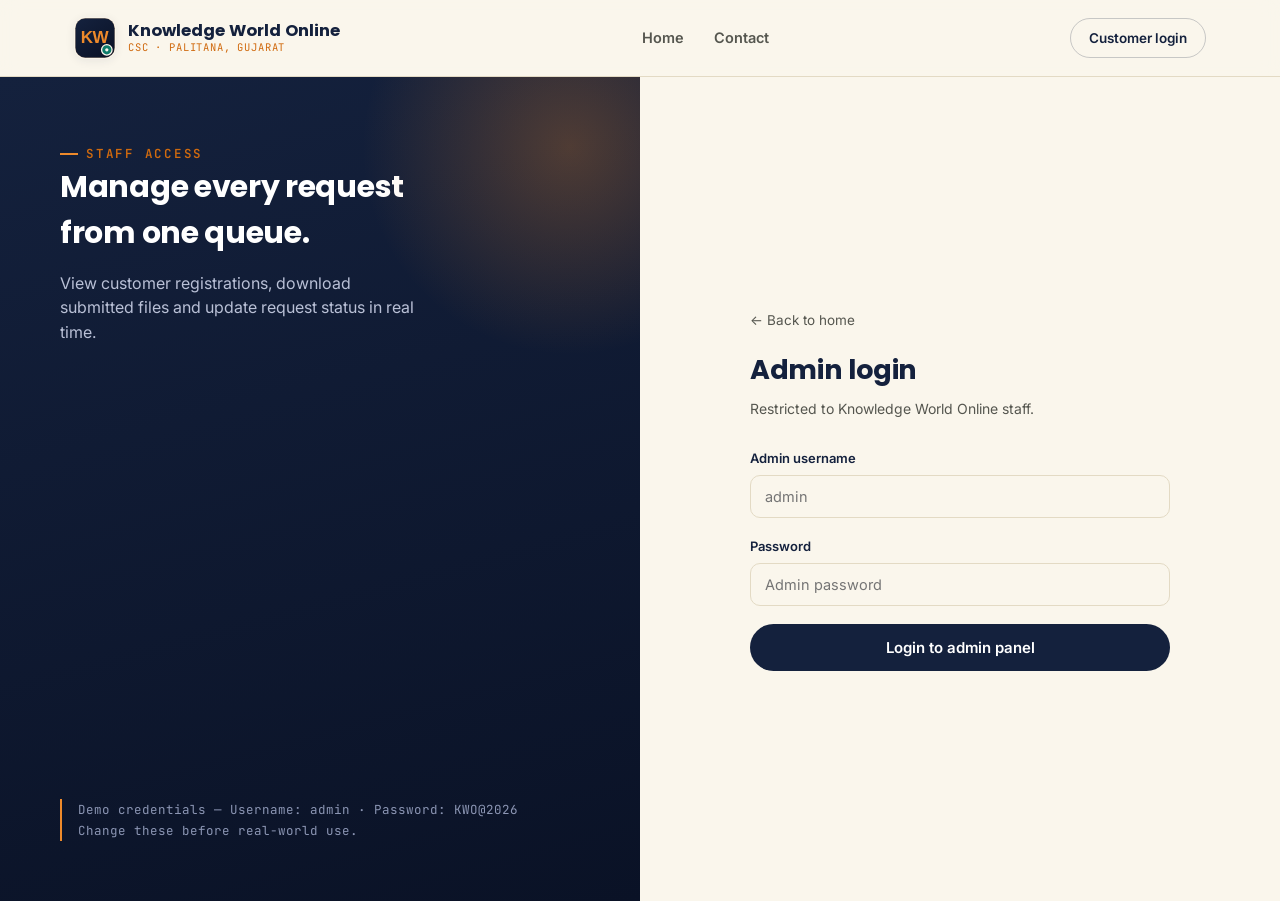
<file: admin-login.html>
<!DOCTYPE html>
<html lang="en">
<head>
<meta charset="UTF-8">
<meta name="viewport" content="width=device-width, initial-scale=1.0">
<title>Admin Login — Knowledge World Online</title>
<link rel="preconnect" href="https://fonts.googleapis.com">
<link href="https://fonts.googleapis.com/css2?family=Poppins:wght@500;600;700;800&family=Inter:wght@400;500;600;700&family=JetBrains+Mono:wght@400;600;700&display=swap" rel="stylesheet">
<link rel="icon" type="image/svg+xml" href="assets/logo.svg">
<link rel="stylesheet" href="css/style.css">
</head>
<body>

<header class="nav">
  <div class="container">
    <a href="index.html" class="brand">
      <img src="assets/logo.svg" alt="Knowledge World Online logo" class="brand-mark">
      <span class="brand-text"><strong>Knowledge World Online</strong><span>CSC · Palitana, Gujarat</span></span>
    </a>
    <nav class="nav-links">
      <a href="index.html">Home</a>
      <a href="index.html#contact">Contact</a>
    </nav>
    <div class="nav-actions">
      <a href="login.html" class="btn btn-ghost btn-sm">Customer login</a>
      <button class="nav-toggle" aria-label="Toggle menu" aria-expanded="false"><span></span></button>
    </div>
  </div>
</header>

<div class="auth-wrap">
  <div class="auth-visual">
    <div>
      <span class="eyebrow">Staff access</span>
      <h2>Manage every request from one queue.</h2>
      <p>View customer registrations, download submitted files and update request status in real time.</p>
    </div>
    <div class="quote">Demo credentials — Username: admin · Password: KWO@2026<br><span style="color:#8C96B4">Change these before real-world use.</span></div>
  </div>

  <div class="auth-form-side">
    <div class="auth-box">
      <a href="index.html" class="top-link">← Back to home</a>
      <h1>Admin login</h1>
      <p class="sub">Restricted to Knowledge World Online staff.</p>

      <form id="adminLoginForm">
        <div class="field">
          <label for="username">Admin username</label>
          <input type="text" id="username" name="username" placeholder="admin" required>
        </div>
        <div class="field">
          <label for="password">Password</label>
          <input type="password" id="password" name="password" placeholder="Admin password" required>
        </div>
        <button type="submit" class="btn btn-navy btn-block">Login to admin panel</button>
        <div class="form-msg" id="adminMsg"></div>
      </form>
    </div>
  </div>
</div>

<script src="js/app.js"></script>
<script src="js/admin.js"></script>
</body>
</html>
</file>
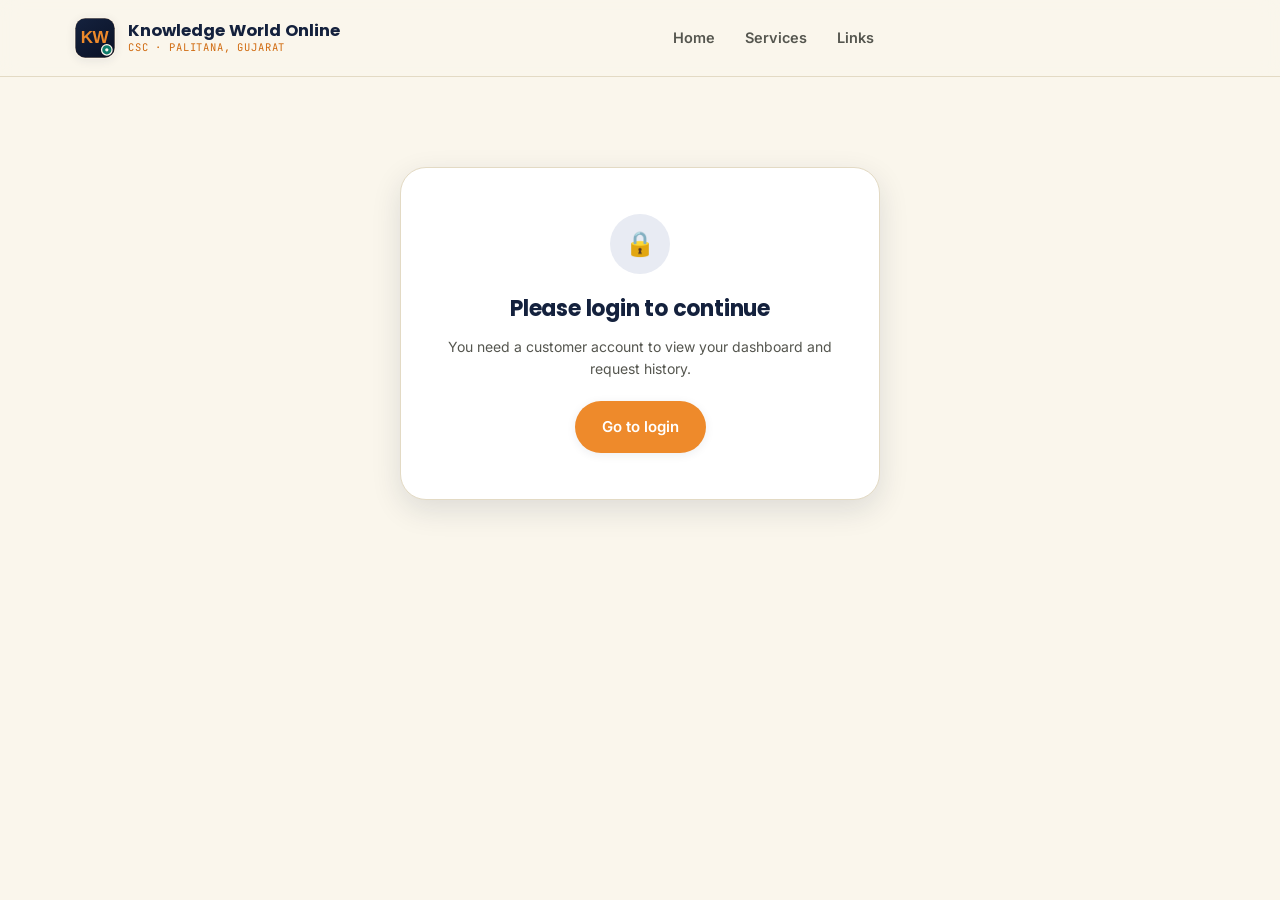
<file: dashboard.html>
<!DOCTYPE html>
<html lang="en">
<head>
<meta charset="UTF-8">
<meta name="viewport" content="width=device-width, initial-scale=1.0">
<title>My Dashboard — Knowledge World Online</title>
<link rel="preconnect" href="https://fonts.googleapis.com">
<link href="https://fonts.googleapis.com/css2?family=Poppins:wght@500;600;700;800&family=Inter:wght@400;500;600;700&family=JetBrains+Mono:wght@400;600;700&display=swap" rel="stylesheet">
<link rel="icon" type="image/svg+xml" href="assets/logo.svg">
<link rel="stylesheet" href="css/style.css">
</head>
<body>

<header class="nav">
  <div class="container">
    <a href="index.html" class="brand">
      <img src="assets/logo.svg" alt="Knowledge World Online logo" class="brand-mark">
      <span class="brand-text"><strong>Knowledge World Online</strong><span>CSC · Palitana, Gujarat</span></span>
    </a>
    <nav class="nav-links">
      <a href="index.html">Home</a>
      <a href="index.html#services">Services</a>
      <a href="index.html#links">Links</a>
    </nav>
    <div class="nav-actions">
      <span data-nav-auth-slot></span>
      <button class="nav-toggle" aria-label="Toggle menu" aria-expanded="false"><span></span></button>
    </div>
  </div>
</header>

<div id="gateWrap">
  <div class="login-gate" style="display:none" id="loginGate">
    <div class="u-icon">🔒</div>
    <h2>Please login to continue</h2>
    <p>You need a customer account to view your dashboard and request history.</p>
    <a href="login.html" class="btn btn-primary">Go to login</a>
  </div>
</div>

<div class="app-shell" id="dashShell" style="display:none">
  <aside class="app-side">
    <div class="side-user">
      <span class="avatar" id="sideAvatar">--</span>
      <div>
        <strong id="sideName">—</strong>
        <span id="sideMobile">—</span>
      </div>
    </div>
    <a href="#" class="side-link active">📄 My requests</a>
    <a href="index.html#print" class="side-link">＋ New print / xerox</a>
    <a href="index.html#services" class="side-link">🗂 Browse services</a>
    <a href="#" class="side-link logout" id="logoutBtn">↩ Logout</a>
  </aside>

  <main class="app-main">
    <div class="app-header">
      <div>
        <h1>Welcome back, <span id="welcomeName">—</span></h1>
        <p>Here's a summary of your service requests and print jobs.</p>
      </div>
      <a href="index.html#print" class="btn btn-primary btn-sm">＋ New print / xerox request</a>
    </div>

    <div class="stat-row">
      <div class="stat-card"><span>Total requests</span><strong id="stTotal">0</strong></div>
      <div class="stat-card accent"><span>Pending</span><strong id="stPending">0</strong></div>
      <div class="stat-card"><span>Ready for pickup</span><strong id="stReady">0</strong></div>
      <div class="stat-card"><span>Collected</span><strong id="stDone">0</strong></div>
    </div>

    <div class="panel">
      <div class="panel-head">
        <h3>My request history</h3>
      </div>
      <div id="reqTableWrap"></div>
    </div>
  </main>
</div>

<script src="js/app.js"></script>
<script src="js/dashboard.js"></script>
</body>
</html>
</file>
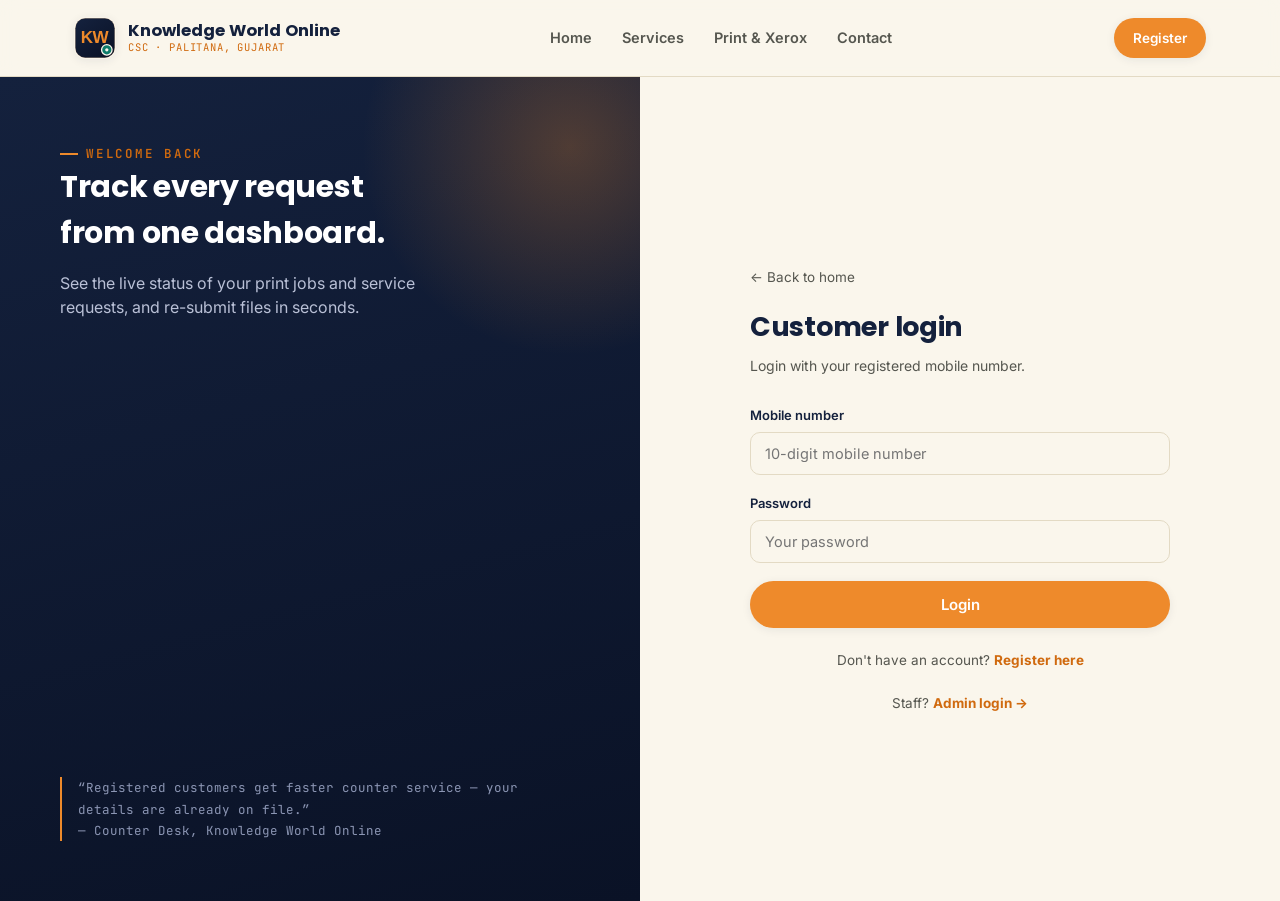
<file: login.html>
<!DOCTYPE html>
<html lang="en">
<head>
<meta charset="UTF-8">
<meta name="viewport" content="width=device-width, initial-scale=1.0">
<title>Customer Login — Knowledge World Online</title>
<link rel="preconnect" href="https://fonts.googleapis.com">
<link href="https://fonts.googleapis.com/css2?family=Poppins:wght@500;600;700;800&family=Inter:wght@400;500;600;700&family=JetBrains+Mono:wght@400;600;700&display=swap" rel="stylesheet">
<link rel="icon" type="image/svg+xml" href="assets/logo.svg">
<link rel="stylesheet" href="css/style.css">
</head>
<body>

<header class="nav">
  <div class="container">
    <a href="index.html" class="brand">
      <img src="assets/logo.svg" alt="Knowledge World Online logo" class="brand-mark">
      <span class="brand-text"><strong>Knowledge World Online</strong><span>CSC · Palitana, Gujarat</span></span>
    </a>
    <nav class="nav-links">
      <a href="index.html">Home</a>
      <a href="index.html#services">Services</a>
      <a href="index.html#print">Print &amp; Xerox</a>
      <a href="index.html#contact">Contact</a>
    </nav>
    <div class="nav-actions">
      <span data-nav-auth-slot></span>
      <a href="register.html" class="btn btn-primary btn-sm">Register</a>
      <button class="nav-toggle" aria-label="Toggle menu" aria-expanded="false"><span></span></button>
    </div>
  </div>
</header>

<div class="auth-wrap">
  <div class="auth-visual">
    <div>
      <span class="eyebrow">Welcome back</span>
      <h2>Track every request from one dashboard.</h2>
      <p>See the live status of your print jobs and service requests, and re-submit files in seconds.</p>
    </div>
    <div class="quote">“Registered customers get faster counter service — your details are already on file.”<br>— Counter Desk, Knowledge World Online</div>
  </div>

  <div class="auth-form-side">
    <div class="auth-box">
      <a href="index.html" class="top-link">← Back to home</a>
      <h1>Customer login</h1>
      <p class="sub">Login with your registered mobile number.</p>

      <form id="loginForm">
        <div class="field">
          <label for="mobile">Mobile number</label>
          <input type="tel" id="mobile" name="mobile" placeholder="10-digit mobile number" maxlength="10" required>
        </div>
        <div class="field">
          <label for="password">Password</label>
          <input type="password" id="password" name="password" placeholder="Your password" required>
        </div>
        <button type="submit" class="btn btn-primary btn-block">Login</button>
        <div class="form-msg" id="loginMsg"></div>
      </form>

      <div class="auth-switch">Don't have an account? <a href="register.html">Register here</a></div>
      <div class="auth-switch">Staff? <a href="admin-login.html">Admin login →</a></div>
    </div>
  </div>
</div>

<script src="js/app.js"></script>
<script src="js/auth.js"></script>
</body>
</html>
</file>
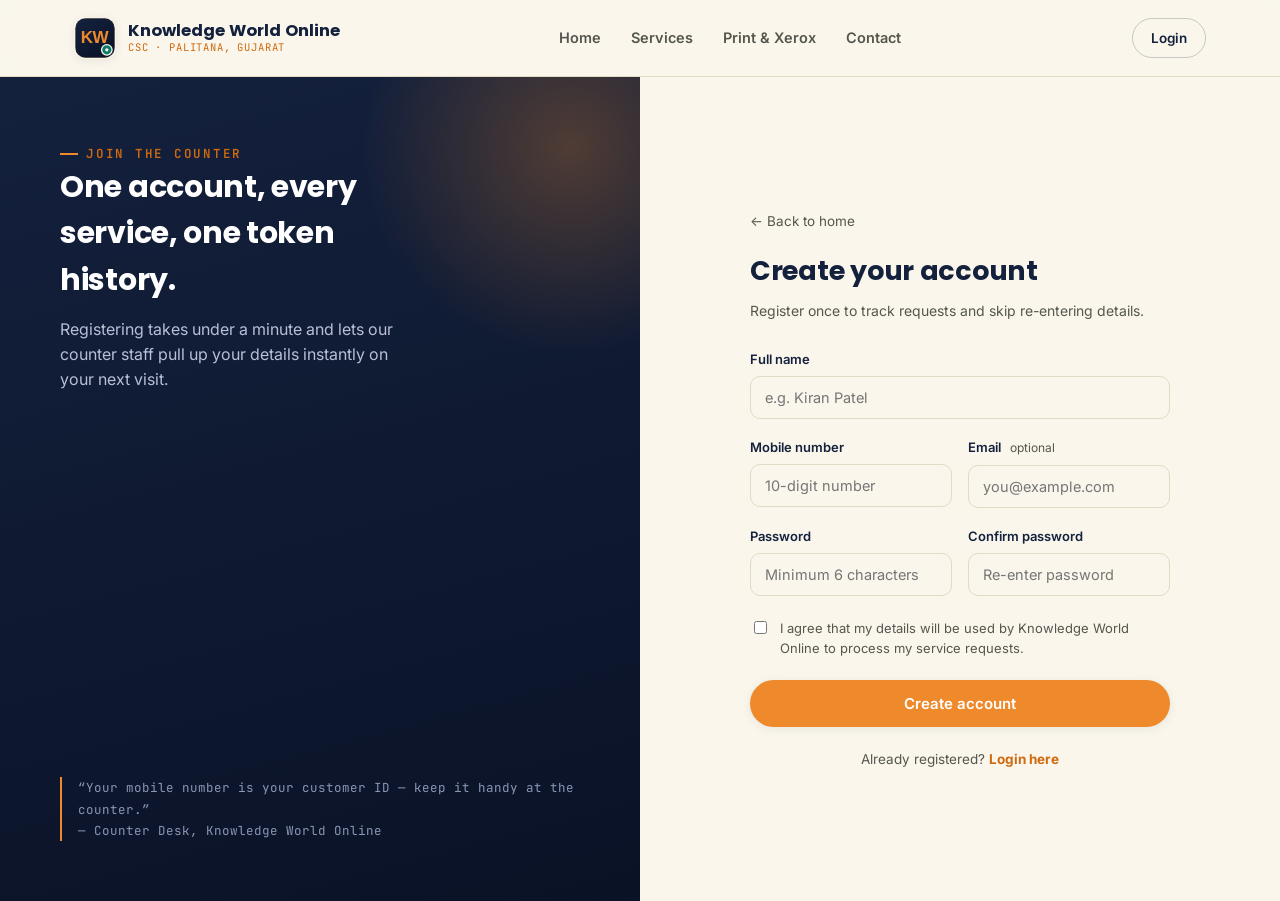
<file: register.html>
<!DOCTYPE html>
<html lang="en">
<head>
<meta charset="UTF-8">
<meta name="viewport" content="width=device-width, initial-scale=1.0">
<title>Create Account — Knowledge World Online</title>
<link rel="preconnect" href="https://fonts.googleapis.com">
<link href="https://fonts.googleapis.com/css2?family=Poppins:wght@500;600;700;800&family=Inter:wght@400;500;600;700&family=JetBrains+Mono:wght@400;600;700&display=swap" rel="stylesheet">
<link rel="icon" type="image/svg+xml" href="assets/logo.svg">
<link rel="stylesheet" href="css/style.css">
</head>
<body>

<header class="nav">
  <div class="container">
    <a href="index.html" class="brand">
      <img src="assets/logo.svg" alt="Knowledge World Online logo" class="brand-mark">
      <span class="brand-text"><strong>Knowledge World Online</strong><span>CSC · Palitana, Gujarat</span></span>
    </a>
    <nav class="nav-links">
      <a href="index.html">Home</a>
      <a href="index.html#services">Services</a>
      <a href="index.html#print">Print &amp; Xerox</a>
      <a href="index.html#contact">Contact</a>
    </nav>
    <div class="nav-actions">
      <span data-nav-auth-slot></span>
      <a href="login.html" class="btn btn-ghost btn-sm">Login</a>
      <button class="nav-toggle" aria-label="Toggle menu" aria-expanded="false"><span></span></button>
    </div>
  </div>
</header>

<div class="auth-wrap">
  <div class="auth-visual">
    <div>
      <span class="eyebrow">Join the counter</span>
      <h2>One account, every service, one token history.</h2>
      <p>Registering takes under a minute and lets our counter staff pull up your details instantly on your next visit.</p>
    </div>
    <div class="quote">“Your mobile number is your customer ID — keep it handy at the counter.”<br>— Counter Desk, Knowledge World Online</div>
  </div>

  <div class="auth-form-side">
    <div class="auth-box">
      <a href="index.html" class="top-link">← Back to home</a>
      <h1>Create your account</h1>
      <p class="sub">Register once to track requests and skip re-entering details.</p>

      <form id="registerForm">
        <div class="field">
          <label for="name">Full name</label>
          <input type="text" id="name" name="name" placeholder="e.g. Kiran Patel" required>
        </div>
        <div class="field-row">
          <div class="field">
            <label for="mobile">Mobile number</label>
            <input type="tel" id="mobile" name="mobile" placeholder="10-digit number" maxlength="10" required>
          </div>
          <div class="field">
            <label for="email">Email <span class="hint">optional</span></label>
            <input type="email" id="email" name="email" placeholder="you@example.com">
          </div>
        </div>
        <div class="field-row">
          <div class="field">
            <label for="password">Password</label>
            <input type="password" id="password" name="password" placeholder="Minimum 6 characters" required>
          </div>
          <div class="field">
            <label for="confirm">Confirm password</label>
            <input type="password" id="confirm" name="confirm" placeholder="Re-enter password" required>
          </div>
        </div>
        <label class="checkbox-row">
          <input type="checkbox" required>
          <span>I agree that my details will be used by Knowledge World Online to process my service requests.</span>
        </label>
        <button type="submit" class="btn btn-primary btn-block">Create account</button>
        <div class="form-msg" id="registerMsg"></div>
      </form>

      <div class="auth-switch">Already registered? <a href="login.html">Login here</a></div>
    </div>
  </div>
</div>

<script src="js/app.js"></script>
<script src="js/auth.js"></script>
</body>
</html>
</file>
<file: css/style.css>
/* =========================================================
   KNOWLEDGE WORLD ONLINE — Digital Seva Kendra
   Design tokens
   ========================================================= */
:root{
  --bg:            #FAF6EC;
  --bg-alt:        #F1E9D8;
  --panel:         #FFFFFF;
  --ink:           #1B1B22;
  --ink-soft:      #55564F;
  --line:          #E3DAC4;

  --navy:          #14213D;
  --navy-deep:     #0A1226;
  --navy-tint:     #E8EBF3;

  --saffron:       #EE8A2B;
  --saffron-deep:  #D06A0F;
  --saffron-tint:  #FCE6CB;

  --teal:          #0E7C6B;
  --teal-deep:     #0A5C4F;
  --teal-tint:     #DCEFEA;

  --gold:          #C79A3E;

  --danger:        #B8442E;
  --danger-tint:   #F6DFD8;

  --font-display: 'Poppins', 'Noto Sans Gujarati', sans-serif;
  --font-body:    'Inter', 'Noto Sans Gujarati', sans-serif;
  --font-mono:    'JetBrains Mono', monospace;

  --radius-s: 8px;
  --radius-m: 14px;
  --radius-l: 26px;

  --shadow-s: 0 2px 10px rgba(20,33,61,0.08);
  --shadow-m: 0 10px 30px rgba(20,33,61,0.12);
  --shadow-l: 0 24px 60px rgba(20,33,61,0.18);

  --container: 1180px;
}

@media (prefers-reduced-motion: reduce){
  *{ animation-duration: 0.001ms !important; animation-iteration-count: 1 !important; transition-duration: 0.001ms !important; scroll-behavior: auto !important; }
}

*,*::before,*::after{ box-sizing: border-box; }
html{ scroll-behavior: smooth; }
body{
  margin:0;
  font-family: var(--font-body);
  background: var(--bg);
  color: var(--ink);
  line-height: 1.55;
  -webkit-font-smoothing: antialiased;
}
img{ max-width:100%; display:block; }
a{ color:inherit; text-decoration:none; }
ul{ list-style:none; margin:0; padding:0; }
h1,h2,h3,h4{ font-family: var(--font-display); margin:0; color: var(--navy); letter-spacing:-0.01em; }
p{ margin:0; }
button{ font-family: var(--font-body); cursor:pointer; }
input,select,textarea{ font-family: var(--font-body); }

::selection{ background: var(--saffron); color:#fff; }

:focus-visible{
  outline: 3px solid var(--saffron);
  outline-offset: 2px;
  border-radius: 4px;
}

.container{
  max-width: var(--container);
  margin: 0 auto;
  padding: 0 24px;
}

.eyebrow{
  display:inline-flex; align-items:center; gap:8px;
  font-family: var(--font-mono);
  font-size: 12.5px;
  letter-spacing: 0.14em;
  text-transform: uppercase;
  color: var(--saffron-deep);
  font-weight: 600;
}
.eyebrow::before{
  content:"";
  width: 18px; height: 2px;
  background: var(--saffron);
  display:inline-block;
}

.section{ padding: 88px 0; }
.section-tight{ padding: 56px 0; }
.section-head{ max-width: 640px; margin-bottom: 46px; }
.section-head h2{ font-size: clamp(28px, 3.4vw, 40px); margin-top:10px; }
.section-head p{ color: var(--ink-soft); margin-top:14px; font-size: 16.5px; }
.section-alt{ background: var(--bg-alt); }
.section-navy{ background: var(--navy); color: #EDEFF6; }
.section-navy .eyebrow{ color: var(--saffron); }
.section-navy h2{ color:#fff; }
.section-navy p{ color: #B9C0D6; }

/* Buttons */
.btn{
  display:inline-flex; align-items:center; justify-content:center; gap:8px;
  padding: 13px 26px;
  border-radius: 999px;
  font-weight: 600;
  font-size: 15px;
  border: 1.5px solid transparent;
  transition: transform .18s ease, box-shadow .18s ease, background .18s ease, color .18s ease, border-color .18s ease;
  white-space: nowrap;
}
.btn-primary{ background: var(--saffron); color:#fff; box-shadow: var(--shadow-s); }
.btn-primary:hover{ background: var(--saffron-deep); transform: translateY(-2px); box-shadow: var(--shadow-m); }
.btn-navy{ background: var(--navy); color:#fff; }
.btn-navy:hover{ background: var(--navy-deep); transform: translateY(-2px); box-shadow: var(--shadow-m); }
.btn-ghost{ background: transparent; border-color: rgba(20,33,61,0.22); color: var(--navy); }
.btn-ghost:hover{ border-color: var(--navy); background: rgba(20,33,61,0.05); }
.btn-ghost-light{ background: transparent; border-color: rgba(255,255,255,0.35); color:#fff; }
.btn-ghost-light:hover{ border-color:#fff; background: rgba(255,255,255,0.08); }
.btn-block{ width:100%; }
.btn-sm{ padding: 9px 18px; font-size: 13.5px; }
.btn[disabled]{ opacity:.55; cursor:not-allowed; transform:none !important; }

/* =========================================================
   NAVBAR
   ========================================================= */
.nav{
  position: sticky; top:0; z-index: 100;
  background: rgba(250,246,236,0.86);
  backdrop-filter: blur(10px);
  border-bottom: 1px solid var(--line);
}
.nav .container{ display:flex; align-items:center; justify-content:space-between; height: 76px; gap: 20px; }
.brand{ display:flex; align-items:center; gap:12px; }
.brand-mark{
  width: 42px; height:42px; border-radius: 12px;
  flex: none; display:block; object-fit:contain;
  box-shadow: var(--shadow-s);
}
.brand-text{ display:flex; flex-direction:column; line-height:1.15; }
.brand-text strong{ font-family: var(--font-display); font-size: 16.5px; color: var(--navy); font-weight:700; }
.brand-text span{ font-family: var(--font-mono); font-size: 10.5px; letter-spacing:.08em; text-transform:uppercase; color: var(--saffron-deep); }

.nav-links{ display:flex; align-items:center; gap: 30px; }
.nav-links a{ font-size: 14.5px; font-weight:600; color: var(--ink-soft); position:relative; padding: 6px 0; }
.nav-links a:hover{ color: var(--navy); }
.nav-links a.active{ color: var(--navy); }
.nav-links a.active::after{ content:""; position:absolute; left:0; right:0; bottom:-4px; height:2px; background: var(--saffron); border-radius:2px; }

.nav-actions{ display:flex; align-items:center; gap:12px; }
.nav-toggle{ display:none; }

.nav-user-chip{
  display:flex; align-items:center; gap:8px;
  padding: 7px 14px 7px 7px;
  border-radius: 999px;
  background: var(--navy-tint);
  font-size: 13.5px; font-weight:600; color: var(--navy);
}
.nav-user-chip .avatar{
  width:26px; height:26px; border-radius:50%;
  background: var(--saffron); color:#fff;
  display:flex; align-items:center; justify-content:center;
  font-size: 11.5px; font-weight:700; font-family: var(--font-display);
}

/* =========================================================
   HERO + SIGNATURE TOKEN-SLIP ANIMATION
   ========================================================= */
.hero{
  position:relative;
  padding: 76px 0 60px;
  overflow:hidden;
  background:
    radial-gradient(680px 420px at 82% -10%, var(--saffron-tint) 0%, transparent 62%),
    radial-gradient(520px 360px at -8% 110%, var(--teal-tint) 0%, transparent 60%);
}
.hero .container{
  display:grid; grid-template-columns: 1.05fr 0.95fr; gap: 56px; align-items:center;
}
.hero-copy h1{
  font-size: clamp(32px, 4.6vw, 54px);
  line-height: 1.08;
  margin-top: 16px;
}
.hero-copy h1 em{
  font-style:normal; color: var(--saffron-deep);
  position:relative;
}
.hero-copy p.lead{
  margin-top: 20px; font-size: 17.5px; color: var(--ink-soft); max-width: 480px;
}
.hero-actions{ display:flex; gap:14px; margin-top: 30px; flex-wrap:wrap; }

.hero-stats{ display:flex; gap: 30px; margin-top: 44px; flex-wrap: wrap; }
.hero-stat strong{ display:block; font-family: var(--font-display); font-size: 26px; color: var(--navy); }
.hero-stat span{ font-size: 12.5px; color: var(--ink-soft); text-transform:uppercase; letter-spacing:.06em; }

/* Token machine visual */
.token-machine{
  position:relative;
  background: var(--navy);
  border-radius: var(--radius-l);
  padding: 26px 26px 0;
  box-shadow: var(--shadow-l);
  height: 420px;
  overflow:hidden;
}
.token-machine::before{
  content:"KNOWLEDGE WORLD ONLINE • TOKEN COUNTER";
  position:absolute; top:22px; left:26px; right:26px;
  font-family: var(--font-mono); font-size: 10.5px; letter-spacing:.12em;
  color: rgba(255,255,255,0.45); text-transform:uppercase;
}
.token-screen{
  margin-top: 44px;
  background: var(--navy-deep);
  border-radius: 14px;
  padding: 18px 20px;
  display:flex; justify-content:space-between; align-items:center;
  border: 1px solid rgba(255,255,255,0.08);
}
.token-screen .label{ font-family: var(--font-mono); font-size:11px; color:#8C96B4; text-transform:uppercase; letter-spacing:.1em; }
.token-screen .value{ font-family: var(--font-mono); font-size: 30px; color: var(--saffron); font-weight:700; }
.token-screen .now-serving{ text-align:right; }

.token-slot{
  position:absolute; left:26px; right:26px; bottom:0;
  height: 210px;
  display:flex; justify-content:center;
}
.token-slip{
  position:absolute;
  bottom: -150px;
  width: 78%;
  background:#fff;
  border-radius: 6px 6px 0 0;
  padding: 16px 18px 22px;
  box-shadow: 0 -6px 24px rgba(0,0,0,0.25);
  font-family: var(--font-mono);
  animation: printSlip 4.5s cubic-bezier(.2,.8,.25,1) infinite;
}
.token-slip::after{
  content:"";
  position:absolute; left:0; right:0; bottom:-1px; height:8px;
  background: repeating-linear-gradient(90deg, #fff 0 8px, transparent 8px 14px);
}
.token-slip .t-head{ font-size:10px; letter-spacing:.1em; color:#8a8a8a; text-transform:uppercase; }
.token-slip .t-num{ font-size: 22px; font-weight:700; color: var(--navy); margin-top:4px; }
.token-slip .t-service{ font-size: 12px; color:#444; margin-top:6px; }
.token-slip .t-dash{ border-top: 1px dashed #cfcfcf; margin: 10px 0; }
.token-slip .t-foot{ font-size: 9.5px; color:#999; }

@keyframes printSlip{
  0%   { bottom: -150px; }
  22%  { bottom: 30px; }
  70%  { bottom: 30px; }
  100% { bottom: -150px; }
}

.token-machine .slit{
  position:absolute; left:26px; right:26px; height:10px;
  background: linear-gradient(180deg, #000, var(--navy));
  border-radius: 4px;
  bottom: 210px;
  box-shadow: 0 3px 10px rgba(0,0,0,0.35);
}

/* =========================================================
   MARQUEE STRIP
   ========================================================= */
.marquee{
  background: var(--navy);
  overflow:hidden;
  padding: 13px 0;
  border-top: 1px solid rgba(255,255,255,0.08);
  border-bottom: 1px solid rgba(255,255,255,0.08);
}
.marquee-track{
  display:flex; gap: 48px; white-space:nowrap;
  animation: scrollMarquee 26s linear infinite;
  width: max-content;
}
.marquee-track span{
  font-family: var(--font-mono); font-size: 12.5px; letter-spacing:.08em;
  color: #C7CCDF; text-transform:uppercase;
}
.marquee-track span b{ color: var(--saffron); }
@keyframes scrollMarquee{ from{ transform: translateX(0);} to{ transform: translateX(-50%);} }

/* =========================================================
   QUICK PRINT WIDGET
   ========================================================= */
.quick-print{
  display:grid; grid-template-columns: 0.9fr 1.1fr;
  background: var(--panel);
  border-radius: var(--radius-l);
  box-shadow: var(--shadow-m);
  overflow:hidden;
  border: 1px solid var(--line);
}
.quick-print-side{
  background: linear-gradient(160deg, var(--teal-deep), var(--teal));
  color:#fff;
  padding: 44px 40px;
  display:flex; flex-direction:column; justify-content:center; gap:16px;
}
.quick-print-side .eyebrow{ color: #C9F2E7; }
.quick-print-side .eyebrow::before{ background:#C9F2E7; }
.quick-print-side h3{ color:#fff; font-size: 26px; }
.quick-print-side p{ color: #D6F1EA; font-size: 14.5px; }
.quick-print-side ul{ margin-top: 8px; display:flex; flex-direction:column; gap:10px; }
.quick-print-side li{ font-size: 13.5px; display:flex; gap:10px; align-items:flex-start; color:#E6F6F1; }
.quick-print-side li::before{ content:"✓"; color: var(--saffron); font-weight:700; }

.quick-print-form{ padding: 40px; }
.field{ margin-bottom: 18px; }
.field label{ display:block; font-size: 13px; font-weight:600; color: var(--navy); margin-bottom: 7px; }
.field .hint{ font-size:12px; color: var(--ink-soft); font-weight:400; margin-left:6px; }
.field input[type=text],
.field input[type=tel],
.field input[type=email],
.field input[type=password],
.field select,
.field textarea{
  width:100%; padding: 12px 14px; border-radius: 10px;
  border: 1.5px solid var(--line); background: var(--bg);
  font-size: 14.5px; color: var(--ink);
  transition: border-color .15s ease, box-shadow .15s ease;
}
.field input:focus, .field select:focus, .field textarea:focus{
  border-color: var(--saffron); box-shadow: 0 0 0 4px var(--saffron-tint); outline:none;
}
.field-row{ display:grid; grid-template-columns: 1fr 1fr; gap: 16px; }

.upload-drop{
  border: 2px dashed var(--line);
  border-radius: 14px;
  padding: 22px;
  text-align:center;
  background: var(--bg);
  cursor:pointer;
  transition: border-color .15s ease, background .15s ease;
  position:relative;
}
.upload-drop:hover, .upload-drop.dragover{ border-color: var(--saffron); background: var(--saffron-tint); }
.upload-drop input[type=file]{ position:absolute; inset:0; opacity:0; cursor:pointer; }
.upload-drop .u-icon{
  width:44px; height:44px; border-radius:50%; margin:0 auto 10px;
  background: var(--navy-tint); color: var(--navy);
  display:flex; align-items:center; justify-content:center; font-size:18px; font-weight:700;
}
.upload-drop strong{ display:block; font-size: 14px; color: var(--navy); }
.upload-drop span{ font-size: 12px; color: var(--ink-soft); }
.upload-filelist{ margin-top: 12px; display:flex; flex-direction:column; gap:8px; }
.upload-file-chip{
  display:flex; align-items:center; justify-content:space-between; gap:10px;
  background: var(--navy-tint); border-radius: 8px; padding: 8px 12px; font-size: 12.5px; color: var(--navy);
}
.upload-file-chip button{ background:none; border:none; color: var(--danger); font-weight:700; font-size:13px; }

.form-msg{ font-size:13.5px; margin-top:10px; padding:10px 14px; border-radius:10px; display:none; }
.form-msg.show{ display:block; }
.form-msg.ok{ background: var(--teal-tint); color: var(--teal-deep); }
.form-msg.err{ background: var(--danger-tint); color: var(--danger); }

/* =========================================================
   SERVICES GRID
   ========================================================= */
.services-toolbar{ display:flex; flex-wrap:wrap; gap:10px; margin-bottom: 34px; }
.chip-filter{
  padding: 8px 16px; border-radius: 999px; font-size:13px; font-weight:600;
  border: 1.5px solid var(--line); background: var(--panel); color: var(--ink-soft);
  transition: all .15s ease;
}
.chip-filter:hover{ border-color: var(--navy); color: var(--navy); }
.chip-filter.active{ background: var(--navy); color:#fff; border-color: var(--navy); }

.services-grid{
  display:grid; grid-template-columns: repeat(4, 1fr); gap: 20px;
}
.service-card{
  background: var(--panel); border: 1px solid var(--line); border-radius: var(--radius-m);
  padding: 24px; transition: transform .2s ease, box-shadow .2s ease, border-color .2s ease;
  display:flex; flex-direction:column; gap:14px;
  opacity:0; transform: translateY(16px);
}
.service-card.in{ opacity:1; transform:none; transition: opacity .5s ease, transform .5s ease; }
.service-card:hover{ transform: translateY(-6px); box-shadow: var(--shadow-m); border-color: transparent; }
.service-token{
  width:46px; height:46px; border-radius: 12px;
  display:flex; align-items:center; justify-content:center;
  font-family: var(--font-display); font-weight:700; font-size:15px; color:#fff;
}
.service-card h4{ font-size: 16px; }
.service-card p{ font-size: 13px; color: var(--ink-soft); }
.service-card .s-meta{
  margin-top:auto; display:flex; justify-content:space-between; align-items:center;
  font-family: var(--font-mono); font-size: 11px; color: var(--ink-soft);
  padding-top: 12px; border-top: 1px dashed var(--line);
}
.service-card .s-cat{ text-transform:uppercase; letter-spacing:.05em; }

/* =========================================================
   PROCESS STEPS
   ========================================================= */
.steps{ display:grid; grid-template-columns: repeat(4,1fr); gap: 24px; counter-reset: step; }
.step{ position:relative; padding-top: 8px; }
.step .num{
  font-family: var(--font-mono); font-size: 13px; color: var(--saffron);
  display:flex; align-items:center; gap:10px; margin-bottom:14px;
}
.step .num::before{ content: counter(step); counter-increment: step; }
.step h4{ color:#fff; font-size:17px; margin-bottom:8px; }
.step p{ color:#B9C0D6; font-size: 13.5px; }
.step-line{ position:absolute; top:12px; left:44px; right:-24px; height:1px; background: rgba(255,255,255,0.15); }
.step:last-child .step-line{ display:none; }

/* =========================================================
   TRUST / ABOUT SPLIT
   ========================================================= */
.split{ display:grid; grid-template-columns: 1fr 1fr; gap: 60px; align-items:center; }
.trust-card{
  background: var(--panel); border:1px solid var(--line); border-radius: var(--radius-m);
  padding: 22px; box-shadow: var(--shadow-s);
}
.trust-card strong{ display:block; font-family: var(--font-display); font-size: 24px; color: var(--saffron-deep); }
.trust-card span{ font-size: 12.5px; color: var(--ink-soft); }
.trust-grid{ display:grid; grid-template-columns: 1fr 1fr; gap: 16px; }

/* =========================================================
   FOOTER
   ========================================================= */
.footer{ background: var(--navy-deep); color: #AEB5CC; padding: 60px 0 24px; }
.footer-grid{ display:grid; grid-template-columns: 1.4fr 1fr 1fr 1fr; gap: 40px; }
.footer h5{ color:#fff; font-size: 14px; margin-bottom: 16px; }
.footer ul{ display:flex; flex-direction:column; gap:10px; }
.footer a{ font-size: 13.5px; color:#AEB5CC; }
.footer a:hover{ color:#fff; }
.footer-bottom{
  margin-top: 44px; padding-top: 22px; border-top: 1px solid rgba(255,255,255,0.08);
  display:flex; justify-content:space-between; font-size: 12.5px; flex-wrap:wrap; gap:10px;
}

/* =========================================================
   AUTH PAGES
   ========================================================= */
.auth-wrap{
  min-height: calc(100vh - 76px);
  display:grid; grid-template-columns: 1fr 1fr;
}
.auth-visual{
  background: linear-gradient(165deg, var(--navy), var(--navy-deep));
  color:#fff; padding: 60px; display:flex; flex-direction:column; justify-content:space-between;
  position:relative; overflow:hidden;
}
.auth-visual::before{
  content:""; position:absolute; width:420px; height:420px; border-radius:50%;
  background: radial-gradient(circle, rgba(238,138,43,0.28), transparent 70%);
  top:-140px; right:-140px;
}
.auth-visual h2{ color:#fff; font-size: 30px; max-width: 380px; }
.auth-visual p{ color:#B9C0D6; margin-top:14px; max-width: 360px; }
.auth-visual .quote{
  font-family: var(--font-mono); font-size: 12.5px; color:#8C96B4; line-height:1.7;
  border-left: 2px solid var(--saffron); padding-left:16px;
}
.auth-form-side{ display:flex; align-items:center; justify-content:center; padding: 40px; }
.auth-box{ width:100%; max-width: 420px; }
.auth-box .top-link{ font-size:13.5px; color: var(--ink-soft); margin-bottom:18px; display:inline-flex; gap:6px; }
.auth-box h1{ font-size: 27px; }
.auth-box .sub{ color: var(--ink-soft); margin-top:8px; font-size:14px; margin-bottom: 28px; }
.auth-switch{ text-align:center; margin-top:22px; font-size:13.5px; color: var(--ink-soft); }
.auth-switch a{ color: var(--saffron-deep); font-weight:700; }
.checkbox-row{ display:flex; align-items:flex-start; gap:10px; font-size:13px; color: var(--ink-soft); margin: 4px 0 22px; }
.checkbox-row input{ margin-top:3px; }

/* =========================================================
   DASHBOARD (customer + admin shared shell)
   ========================================================= */
.app-shell{ display:grid; grid-template-columns: 250px 1fr; min-height: calc(100vh - 76px); }
.app-side{
  background: var(--navy); color:#fff; padding: 28px 18px;
  display:flex; flex-direction:column; gap:6px;
}
.app-side .side-user{
  display:flex; align-items:center; gap:10px; padding: 10px 10px 20px;
  border-bottom: 1px solid rgba(255,255,255,0.1); margin-bottom: 14px;
}
.app-side .side-user .avatar{
  width:38px; height:38px; border-radius:50%; background: var(--saffron);
  display:flex; align-items:center; justify-content:center; font-weight:700; font-family: var(--font-display);
}
.app-side .side-user strong{ display:block; font-size:13.5px; }
.app-side .side-user span{ display:block; font-size:11.5px; color:#9AA3BE; }
.side-link{
  display:flex; align-items:center; gap:10px; padding: 11px 14px; border-radius: 10px;
  font-size: 13.5px; font-weight:600; color:#C7CCDF;
}
.side-link:hover{ background: rgba(255,255,255,0.06); color:#fff; }
.side-link.active{ background: var(--saffron); color:#fff; }
.side-link.logout{ margin-top:auto; color:#F0B3A5; }

.app-main{ padding: 34px; background: var(--bg-alt); }
.app-header{ display:flex; justify-content:space-between; align-items:flex-start; margin-bottom: 26px; flex-wrap:wrap; gap:14px;}
.app-header h1{ font-size: 24px; }
.app-header p{ color: var(--ink-soft); font-size: 13.5px; margin-top:4px; }

.stat-row{ display:grid; grid-template-columns: repeat(4,1fr); gap: 16px; margin-bottom: 26px; }
.stat-card{ background: var(--panel); border:1px solid var(--line); border-radius: var(--radius-m); padding: 18px 20px; }
.stat-card span{ font-size:12px; color: var(--ink-soft); text-transform:uppercase; letter-spacing:.05em; }
.stat-card strong{ display:block; font-family: var(--font-display); font-size: 26px; margin-top:6px; color: var(--navy); }
.stat-card.accent strong{ color: var(--saffron-deep); }

.panel{ background: var(--panel); border:1px solid var(--line); border-radius: var(--radius-m); padding: 24px; }
.panel + .panel{ margin-top: 20px; }
.panel-head{ display:flex; justify-content:space-between; align-items:center; margin-bottom: 18px; flex-wrap:wrap; gap:10px; }
.panel-head h3{ font-size:16.5px; }

.table{ width:100%; border-collapse: collapse; font-size: 13.5px; }
.table th{ text-align:left; font-size:11.5px; text-transform:uppercase; letter-spacing:.05em; color: var(--ink-soft); padding: 10px 12px; border-bottom: 2px solid var(--line); }
.table td{ padding: 12px; border-bottom: 1px solid var(--line); vertical-align:middle; }
.table tr:last-child td{ border-bottom:none; }
.table-wrap{ overflow-x:auto; }

.badge{ display:inline-flex; padding: 4px 11px; border-radius:999px; font-size:11.5px; font-weight:700; }
.badge-pending{ background:#FDEBD0; color:#9A5B00; }
.badge-progress{ background: var(--navy-tint); color: var(--navy); }
.badge-ready{ background: var(--teal-tint); color: var(--teal-deep); }
.badge-collected{ background:#E5E5E5; color:#555; }
.badge-cancelled{ background: var(--danger-tint); color: var(--danger); }

.icon-btn{ background: var(--bg); border:1px solid var(--line); border-radius:8px; padding:6px 10px; font-size:12px; font-weight:600; color: var(--navy); }
.icon-btn:hover{ background: var(--navy-tint); }
.select-status{ padding: 6px 10px; border-radius:8px; border:1px solid var(--line); font-size:12.5px; background:#fff; }

.empty-state{ text-align:center; padding: 50px 20px; color: var(--ink-soft); }
.empty-state .u-icon{ width:56px;height:56px;border-radius:50%;background:var(--navy-tint);color:var(--navy);display:flex;align-items:center;justify-content:center;margin:0 auto 14px;font-size:22px;font-weight:700; }

.login-gate{
  max-width: 480px; margin: 90px auto; text-align:center; background: var(--panel);
  border:1px solid var(--line); border-radius: var(--radius-l); padding: 46px 36px; box-shadow: var(--shadow-m);
}
.login-gate .u-icon{ width:60px;height:60px;border-radius:50%;background:var(--navy-tint);color:var(--navy);display:flex;align-items:center;justify-content:center;margin:0 auto 18px;font-size:24px;font-weight:700; }
.login-gate h2{ font-size: 22px; }
.login-gate p{ color: var(--ink-soft); margin-top:10px; font-size:14px; }
.login-gate .btn{ margin-top: 22px; }

/* service card — now clickable */
.service-card{ cursor:pointer; }
.service-card:hover{ box-shadow: var(--shadow-m); transform: translateY(-3px); border-color: var(--saffron); }
.service-card .s-open{
  margin-top:10px; font-size:12.5px; font-weight:700; color: var(--saffron-deep);
  display:flex; align-items:center; gap:5px;
}
.service-card:hover .s-open{ color: var(--teal-deep); }

/* service request modal */
.modal-overlay{
  position:fixed; inset:0; background:rgba(10,18,38,0.55); backdrop-filter: blur(2px);
  display:none; align-items:center; justify-content:center; z-index:200; padding:20px;
}
.modal-overlay.show{ display:flex; }
.modal-box{
  background: var(--panel); border-radius: var(--radius-l); max-width:520px; width:100%;
  max-height:88vh; overflow-y:auto; box-shadow: var(--shadow-l); position:relative;
  animation: modalIn .25s ease;
}
@keyframes modalIn{ from{ opacity:0; transform: translateY(14px) scale(.98);} to{ opacity:1; transform:none; } }
.modal-head{
  padding:22px 26px 16px; border-bottom:1px solid var(--line);
  display:flex; align-items:flex-start; justify-content:space-between; gap:12px;
}
.modal-head .m-token{
  display:inline-block; background: var(--saffron-tint); color: var(--saffron-deep);
  font-size:11.5px; font-weight:700; padding:3px 10px; border-radius:20px; margin-bottom:8px;
}
.modal-head h3{ margin:0; font-family: var(--font-display); font-size:19px; color: var(--navy); }
.modal-head p{ margin:4px 0 0; font-size:13px; color: var(--ink-soft); }
.modal-close{
  background: var(--bg); border:1px solid var(--line); border-radius:50%; width:32px; height:32px;
  font-size:16px; line-height:1; cursor:pointer; flex:none;
}
.modal-close:hover{ background: var(--danger-tint); color: var(--danger); }
.modal-body{ padding:20px 26px 26px; }
.modal-body .field-row{ display:grid; grid-template-columns:1fr 1fr; gap:14px; }
.modal-success{ text-align:center; padding:10px 4px 4px; }
.modal-success .ms-icon{
  width:56px; height:56px; border-radius:50%; background: var(--teal-tint); color: var(--teal-deep);
  display:flex; align-items:center; justify-content:center; font-size:26px; margin:0 auto 14px;
}
.modal-success h4{ margin:0 0 6px; font-family: var(--font-display); font-size:17px; color: var(--navy); }
.modal-success .ms-token{
  font-family: var(--font-mono); font-size:20px; font-weight:700; color: var(--saffron-deep);
  background: var(--saffron-tint); border-radius:10px; padding:10px 14px; margin:14px 0; letter-spacing:.5px;
}
.modal-success p{ font-size:13.5px; color: var(--ink-soft); margin:0 0 18px; }
@media (max-width:520px){ .modal-body .field-row{ grid-template-columns:1fr; } }

/* toast */
.toast{
  position:fixed; bottom:26px; right:26px; z-index:999;
  background: var(--navy); color:#fff; padding: 14px 20px; border-radius: 12px;
  box-shadow: var(--shadow-l); font-size: 13.5px; font-weight:600;
  display:flex; align-items:center; gap:10px;
  transform: translateY(20px); opacity:0; pointer-events:none;
  transition: all .3s ease;
}
.toast.show{ transform:none; opacity:1; }
.toast.ok{ background: var(--teal-deep); }
.toast.err{ background: var(--danger); }

/* reveal-on-scroll */
.reveal{ opacity:0; transform: translateY(24px); transition: opacity .6s ease, transform .6s ease; }
.reveal.in{ opacity:1; transform:none; }

/* =========================================================
   RESPONSIVE
   ========================================================= */
@media (max-width: 980px){
  .hero .container{ grid-template-columns: 1fr; }
  .token-machine{ height: 340px; order:-1; }
  .split{ grid-template-columns: 1fr; }
  .quick-print{ grid-template-columns: 1fr; }
  .steps{ grid-template-columns: 1fr 1fr; }
  .services-grid{ grid-template-columns: repeat(2,1fr); }
  .app-shell{ grid-template-columns: 1fr; }
  .app-side{ flex-direction:row; overflow-x:auto; align-items:center; }
  .app-side .side-user{ display:none; }
  .footer-grid{ grid-template-columns: 1fr 1fr; }
  .auth-wrap{ grid-template-columns: 1fr; }
  .auth-visual{ display:none; }
}
@media (max-width: 640px){
  .nav-links{ display:none; }
  .services-grid{ grid-template-columns: 1fr; }
  .steps{ grid-template-columns: 1fr; }
  .step-line{ display:none; }
  .field-row{ grid-template-columns: 1fr; }
  .stat-row{ grid-template-columns: 1fr 1fr; }
  .hero-stats{ gap:20px; }
  .trust-grid{ grid-template-columns: 1fr; }
}

/* =========================================================
   SUCCESS CELEBRATION — full-screen animated confirmation
   shown after ANY successful submission (print/xerox or
   any of the 30+ services)
   ========================================================= */
.kwo-celebrate-overlay{
  position:fixed; top:0; left:0; right:0; bottom:0; z-index:400; display:none; align-items:center; justify-content:center;
  background:rgba(10,18,38,0.62); backdrop-filter: blur(4px); padding:20px; overflow:hidden;
}
.kwo-celebrate-overlay.show{ display:flex; }
.kwo-confetti-field{ position:absolute; top:0; left:0; right:0; bottom:0; pointer-events:none; overflow:hidden; }
.kwo-confetti-piece{
  position:absolute; top:-8%; opacity:0; border-radius:2px;
  animation-name: kwoConfettiFall; animation-timing-function: cubic-bezier(.4,.6,.2,1); animation-fill-mode: forwards;
}
@keyframes kwoConfettiFall{
  0%{ transform: translateY(0) rotate(0deg); opacity:1; }
  100%{ transform: translateY(108vh) rotate(560deg); opacity:0; }
}
.kwo-celebrate-card{
  position:relative; z-index:2; background:var(--panel); border-radius: var(--radius-l);
  max-width:420px; width:100%; padding:38px 30px 30px; text-align:center;
  box-shadow: var(--shadow-l); animation: kwoCardIn .5s cubic-bezier(.2,.9,.3,1.25);
}
@keyframes kwoCardIn{ from{ opacity:0; transform: translateY(34px) scale(.88); } to{ opacity:1; transform:none; } }
.kwo-check-wrap{ width:86px; height:86px; margin:0 auto 18px; }
.kwo-check-svg{ width:100%; height:100%; overflow:visible; }
.kwo-check-ring{ fill: var(--teal-tint); transform-origin:40px 40px; animation: kwoRingPop .5s ease .05s both; }
@keyframes kwoRingPop{ 0%{ transform:scale(0);} 65%{ transform:scale(1.12);} 100%{ transform:scale(1);} }
.kwo-check-circle{
  fill:none; stroke: var(--teal); stroke-width:4.5; stroke-dasharray:226; stroke-dashoffset:226;
  animation: kwoCircleDraw .6s ease .1s forwards;
}
.kwo-check-path{
  fill:none; stroke: var(--teal); stroke-width:5.5; stroke-linecap:round; stroke-linejoin:round;
  stroke-dasharray:50; stroke-dashoffset:50; animation: kwoCheckDraw .35s ease .62s forwards;
}
@keyframes kwoCircleDraw{ to{ stroke-dashoffset:0; } }
@keyframes kwoCheckDraw{ to{ stroke-dashoffset:0; } }
.kwo-celebrate-eyebrow{
  display:inline-block; font-family: var(--font-mono); font-size:11.5px; letter-spacing:.1em; text-transform:uppercase;
  color: var(--teal-deep); background: var(--teal-tint); padding:4px 13px; border-radius:20px; margin-bottom:12px;
  opacity:0; animation: kwoFadeUp .4s ease .5s forwards;
}
.kwo-celebrate-service{
  font-family: var(--font-display); font-size:19px; color: var(--navy); margin:0 0 16px; font-weight:700;
  opacity:0; animation: kwoFadeUp .4s ease .58s forwards;
}
.kwo-celebrate-token{
  font-family: var(--font-mono); font-size:25px; font-weight:700; letter-spacing:.4px;
  color: var(--saffron-deep); background: var(--saffron-tint); border-radius:14px; padding:13px 16px; margin-bottom:16px;
  opacity:0; animation: kwoTokenPop .45s cubic-bezier(.3,.6,.2,1.4) .68s forwards;
}
@keyframes kwoTokenPop{ 0%{ transform:scale(.7); opacity:0;} 70%{ transform:scale(1.07); opacity:1;} 100%{ transform:scale(1); opacity:1;} }
@keyframes kwoFadeUp{ from{ opacity:0; transform: translateY(8px);} to{ opacity:1; transform:none; } }
.kwo-celebrate-sub{
  font-size:13.5px; color: var(--ink-soft); margin:0 0 22px;
  opacity:0; animation: kwoFadeUp .4s ease .78s forwards;
}
.kwo-celebrate-actions{
  display:flex; gap:10px; justify-content:center; flex-wrap:wrap;
  opacity:0; animation: kwoFadeUp .4s ease .86s forwards;
}
@media (prefers-reduced-motion: reduce){
  .kwo-confetti-piece{ display:none; }
}
</file>
